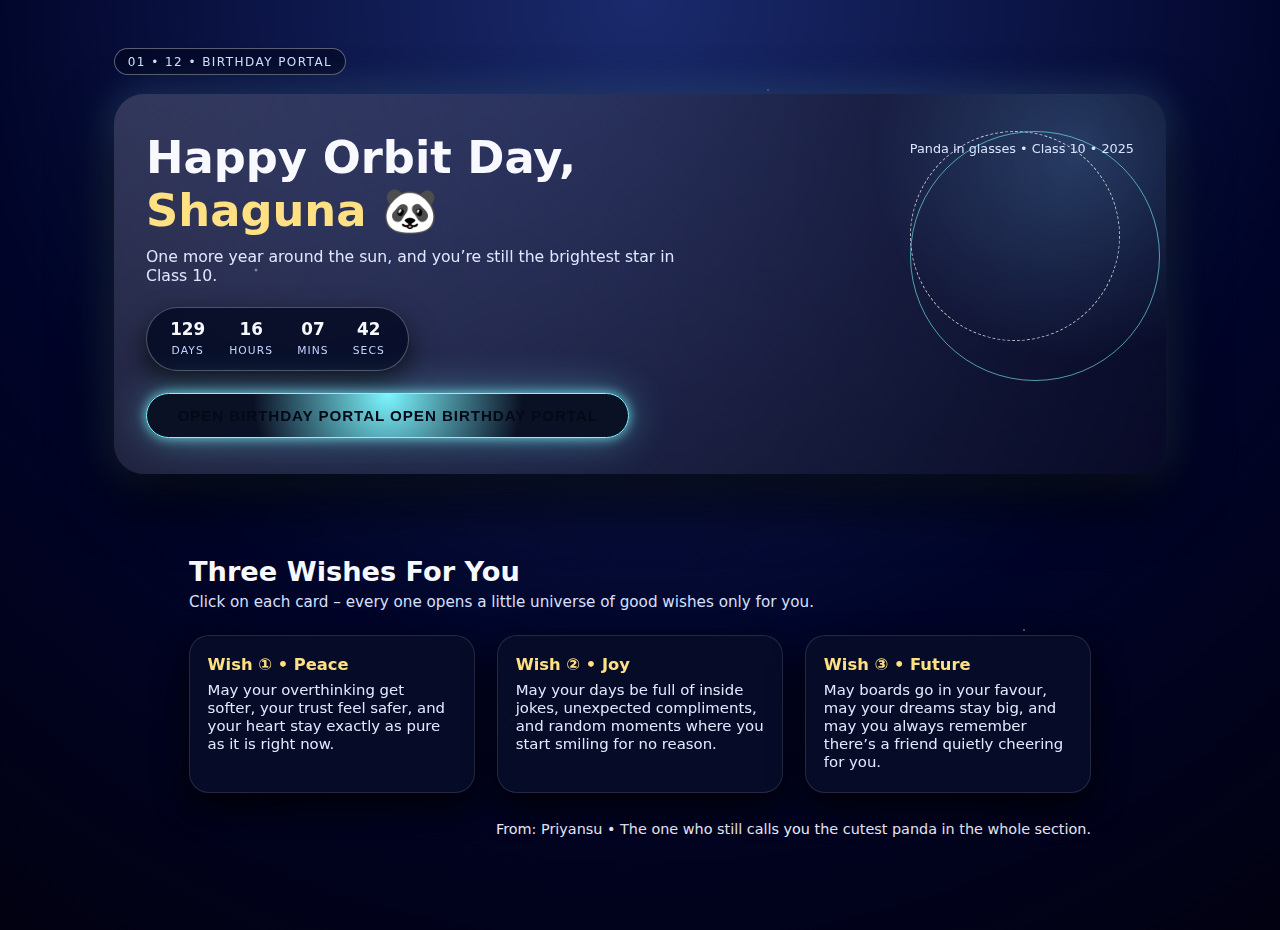
<file: index.html>
<!DOCTYPE html>
<html lang="en">
<head>
  <meta charset="UTF-8" />
  <meta name="viewport" content="width=device-width, initial-scale=1.0" />
  <title>To Shaguna, With Stars ✨</title>
  <!-- Updated CSS link path to be relative -->
  <link rel="stylesheet" href="./PORTAL2.css" />
</head>
<body>
  <div class="stars"></div>
  <div class="stars layer2"></div>

  <header class="portal-hero">
    <div class="badge">01 • 12 • Birthday Portal</div>

    <div class="portal-card">
      <div class="portal-glow"></div>

      <div class="portal-left">
        <h1>Happy Orbit Day, <span>Shaguna</span> 🐼</h1>
        <p class="subtitle">
          One more year around the sun, and you’re still the brightest star in Class 10.
        </p>

        <div class="mini-countdown">
          <div class="cd-item">
            <span id="d">00</span><small>Days</small>
          </div>
          <div class="cd-item">
            <span id="h">00</span><small>Hours</small>
          </div>
          <div class="cd-item">
            <span id="m">00</span><small>Mins</small>
          </div>
          <div class="cd-item">
            <span id="s">00</span><small>Secs</small>
          </div>
        </div>
        
        <!-- WRAPPED THE BUTTON IN A LINK TAG -->
        <a href="./birthday.html" class="glow-btn-link"> 
            <button class="glow-btn" id="openWishes">
                Open birthday portal
            </button>
        </a>
      </div>

      <div class="portal-right">
        <div class= "shagun 4(2).jpg" alt="Shaguna smiling">
          <span class="ring ring-1"></span>
          <span class="ring ring-2"></span>
        </div>
        <p class="small-note">Panda in glasses • Class 10 • 2025</p>
      </div>
    </div>
  </header>

  <main class="wishes-section" id="wishes">
    <h2>Three Wishes For You</h2>
    <p class="wishes-intro">
      Click on each card – every one opens a little universe of good wishes only for you.
    </p>

    <div class="wish-grid">
      <article class="wish-card">
        <h3>Wish ① • Peace</h3>
        <p>
          May your overthinking get softer, your trust feel safer, and your heart stay
          exactly as pure as it is right now.
        </p>
      </article>

      <article class="wish-card">
        <h3>Wish ② • Joy</h3>
        <p>
          May your days be full of inside jokes, unexpected compliments, and random
          moments where you start smiling for no reason.
        </p>
      </article>

      <article class="wish-card">
        <h3>Wish ③ • Future</h3>
        <p>
          May boards go in your favour, may your dreams stay big, and may you always
          remember there’s a friend quietly cheering for you.
        </p>
      </article>
    </div>

    <p class="signature">
      From: Priyansu • The one who still calls you the cutest panda in the whole section.
    </p>
  </main>

  <footer>
    
  </footer>

  <div id="confetti-layer"></div>

  <!-- Updated JS link path to be relative -->
  <script src="./portal.js"></script>
</body>
</html>
</file>
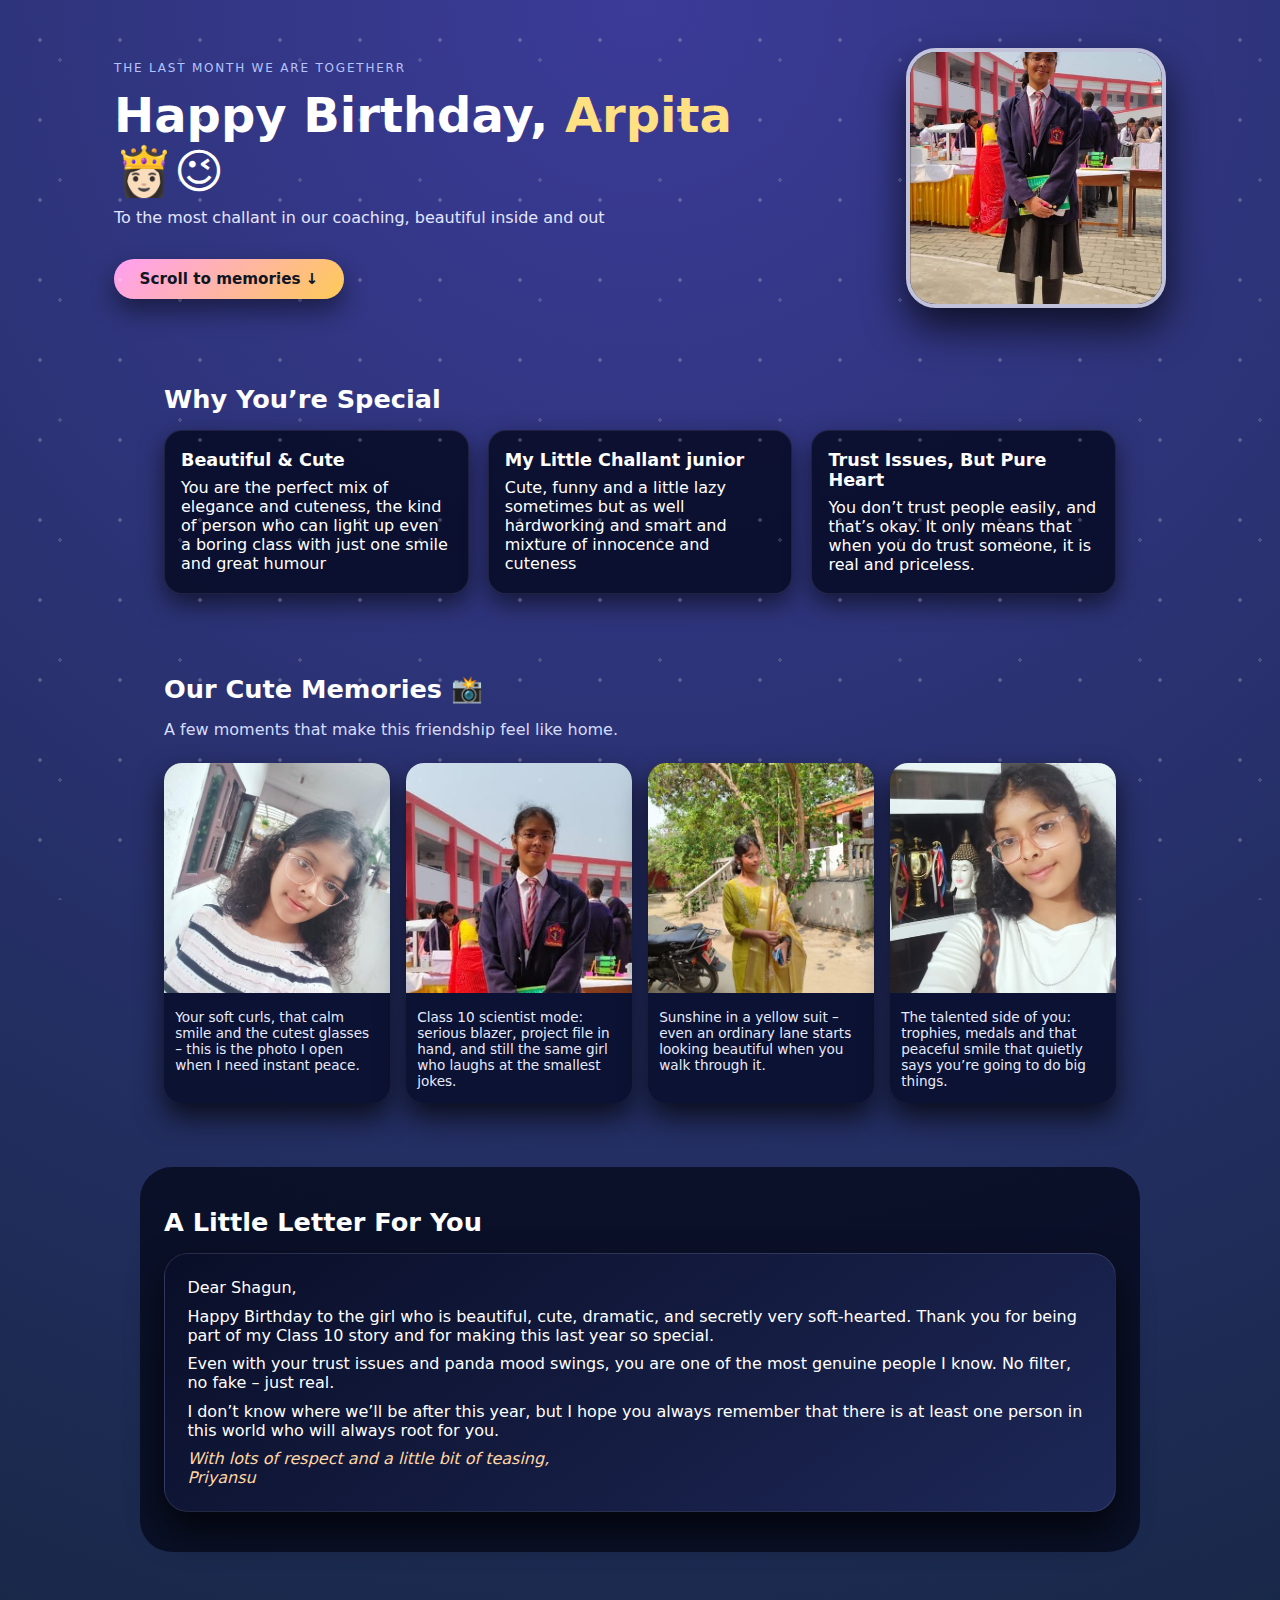
<file: birthday.html>
<!DOCTYPE html>
<html lang="en">
<head>
  <meta charset="UTF-8" />
  <meta name="viewport" content="width=device-width, initial-scale=1.0" />
  <title>Happy Birthday Arpita 🎂</title>
  <link rel="stylesheet" href="style.css" />
</head>
<body>
  <div class="background-decor"></div>

  <header class="hero">
    <div class="hero-text">
      <p class="tiny-tag"> the last month we are togetherr</p>
      <h1>Happy Birthday, <span class="highlight">Arpita </span> 👸🏻😉</h1>
      <p class="subtitle">
        To the most challant in our coaching, beautiful inside and out
      </p>

      <!-- Countdown removed, only button kept -->
      <a href="#gallery" class="btn-primary">Scroll to memories ↓</a>
    </div>

    <div class="hero-photo">
 <!-- Replace with her main photo -->
      <img src= "shagun 4.jpg" alt="Birthday girl photo">
      
    </div>
  </header>

  <main>
    <!-- Section 1: About Her -->
    <section class="section" id="about">
      <h2>Why You’re Special</h2>
      <div class="cards">
        <div class="card">
          <h3>Beautiful &amp; Cute</h3>
          <p>
            You are the perfect mix of elegance and cuteness, the kind of person
            who can light up even a boring class with just one smile and great humour
          </p>
        </div>
        <div class="card">
          <h3>My Little Challant junior </h3>
          <p>
            Cute, funny and a little lazy sometimes but as well hardworking and smart and mixture of innocence and cuteness
          </p>
        </div>
        <div class="card">
          <h3>Trust Issues, But Pure Heart</h3>
          <p>
            You don’t trust people easily, and that’s okay. It only means that
            when you do trust someone, it is real and priceless.
          </p>
        </div>
      </div>
    </section>

  <!-- Section 3: Photo Gallery -->
<section class="section" id="gallery">
  <h2>Our Cute Memories 📸</h2>
  <p class="section-intro">
    A few moments that make this friendship feel like home.
  </p>

  <div class="gallery">
    <!-- 1. Sweater selfie (sahgun-3.jpg / sahgun-3-Copy.jpg) -->
    <figure class="gallery-item">
      <img src="sahgun 3.jpg" alt="Shagun selfie in sweater">
      <figcaption>
        Your soft curls, that calm smile and the cutest glasses – this is the photo I open when I need instant peace.
      </figcaption>
    </figure>

    <!-- 2. School uniform, exhibition day (shagun-4-2.jpg) -->
    <figure class="gallery-item">
      <img src="shagun 4(2).jpg" alt="Shagun in school uniform">
      <figcaption>
        Class 10 scientist mode: serious blazer, project file in hand, and still the same girl who laughs at the smallest jokes.
      </figcaption>
    </figure>

    <!-- 3. Yellow suit, outdoor (shagun 2.jpg) -->
    <figure class="gallery-item">
      <img src="shagun 2.jpg" alt="Shagun in yellow dress">
      <figcaption>
        Sunshine in a yellow suit – even an ordinary lane starts looking beautiful when you walk through it.
      </figcaption>
    </figure>

    <!-- 4. Trophy & Buddha shelf (shagun-1-2.jpg) -->
    <figure class="gallery-item">
      <img src="shagun 1(2).jpg" alt="Shagun with trophies">
      <figcaption>
        The talented side of you: trophies, medals and that peaceful smile that quietly says you’re going to do big things.
      </figcaption>
    </figure>
  </div>
</section>


    <!-- Section 4: Main Birthday Message -->
    <section class="section section-alt" id="message">
      <h2>A Little Letter For You</h2>
      <div class="message-card">
        <p>Dear Shagun,</p>
        <p>
          Happy Birthday to the girl who is beautiful, cute, dramatic, and
          secretly very soft-hearted. Thank you for being part of my Class 10
          story and for making this last year so special.
        </p>
        <p>
          Even with your trust issues and panda mood swings, you are one of
          the most genuine people I know. No filter, no fake – just real.
        </p>
        <p>
          I don’t know where we’ll be after this year, but I hope you always
          remember that there is at least one person in this world who will
          always root for you.
        </p>
<p class="shayari">
  
</p>



        <p class="signature">
          With lots of respect and a little bit of teasing,<br>
          Priyansu
        </p>
      </div>
    </section>
  </main>

  <footer>
 
  </footer>
</body>
</html>
</file>
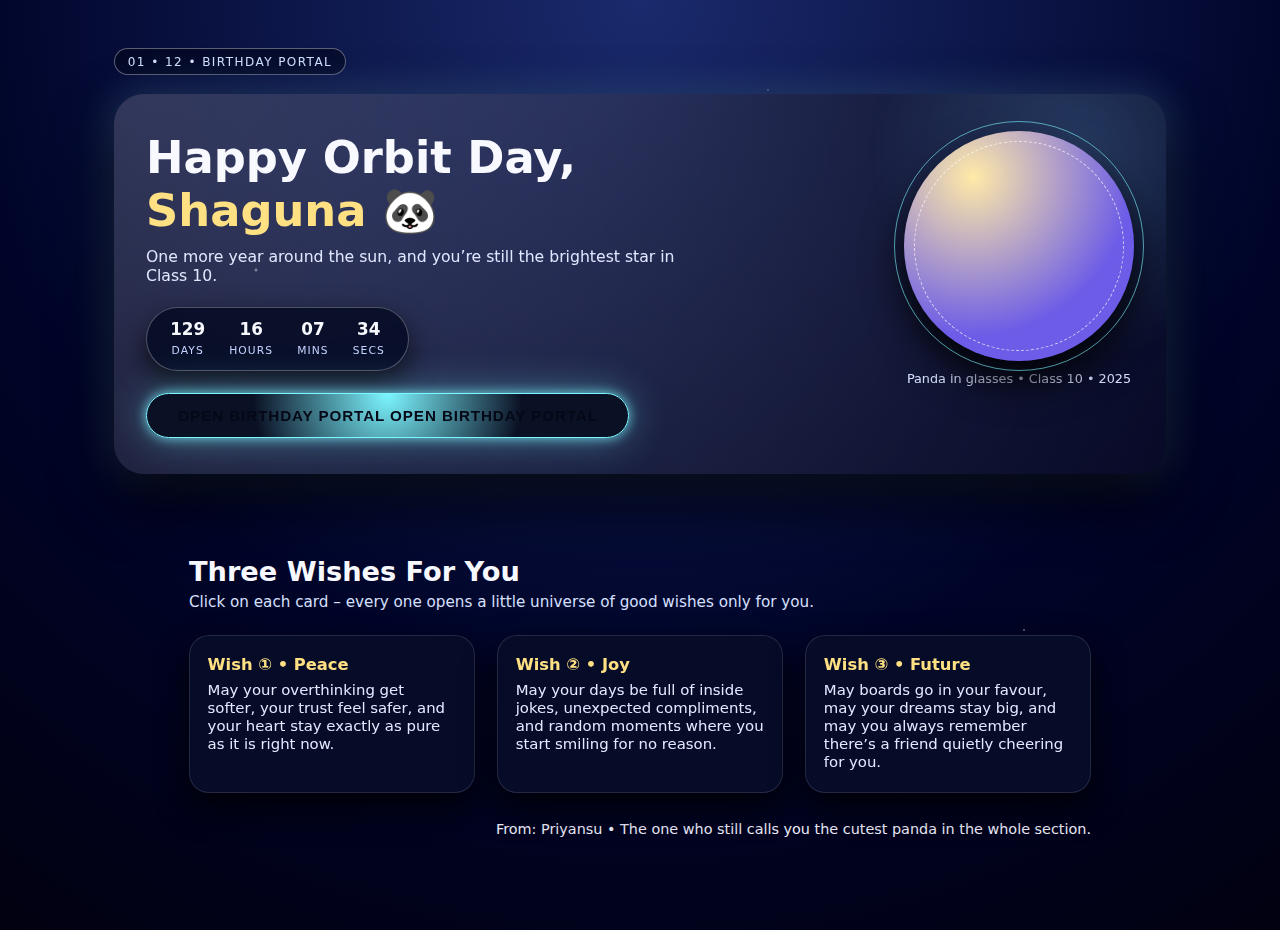
<file: INDEX1.html>
<!DOCTYPE html>
<html lang="en">
<head>
  <meta charset="UTF-8" />
  <meta name="viewport" content="width=device-width, initial-scale=1.0" />
  <title>To Shaguna, With Stars ✨</title>
  <link rel="stylesheet" href="PORTAL2.css" />
</head>
<body>
  <div class="stars"></div>
  <div class="stars layer2"></div>

  <header class="portal-hero">
    <div class="badge">01 • 12 • Birthday Portal</div>

    <div class="portal-card">
      <div class="portal-glow"></div>

      <div class="portal-left">
        <h1>Happy Orbit Day, <span>Shaguna</span> 🐼</h1>
        <p class="subtitle">
          One more year around the sun, and you’re still the brightest star in Class 10.
        </p>

        <div class="mini-countdown">
          <div class="cd-item">
            <span id="d">00</span><small>Days</small>
          </div>
          <div class="cd-item">
            <span id="h">00</span><small>Hours</small>
          </div>
          <div class="cd-item">
            <span id="m">00</span><small>Mins</small>
          </div>
          <div class="cd-item">
            <span id="s">00</span><small>Secs</small>
          </div>
        </div>

        <button class="glow-btn" id="openWishes">
          Open birthday portal
        </button>
      </div>

      <div class="portal-right">
        <div class="photo-orbit".jpg" alt="Shaguna smiling">
          <span class="ring ring-1"></span>
          <span class="ring ring-2"></span>
        </div>
        <p class="small-note">Panda in glasses • Class 10 • 2025</p>
      </div>
    </div>
  </header>

  <main class="wishes-section" id="wishes">
    <h2>Three Wishes For You</h2>
    <p class="wishes-intro">
      Click on each card – every one opens a little universe of good wishes only for you.
    </p>

    <div class="wish-grid">
      <article class="wish-card">
        <h3>Wish ① • Peace</h3>
        <p>
          May your overthinking get softer, your trust feel safer, and your heart stay
          exactly as pure as it is right now.
        </p>
      </article>

      <article class="wish-card">
        <h3>Wish ② • Joy</h3>
        <p>
          May your days be full of inside jokes, unexpected compliments, and random
          moments where you start smiling for no reason.
        </p>
      </article>

      <article class="wish-card">
        <h3>Wish ③ • Future</h3>
        <p>
          May boards go in your favour, may your dreams stay big, and may you always
          remember there’s a friend quietly cheering for you.
        </p>
      </article>
    </div>

    <p class="signature">
      From: Priyansu • The one who still calls you the cutest panda in the whole section.
    </p>
  </main>

  <footer>
    
  </footer>

  <div id="confetti-layer"></div>

  <script src="portal.js"></script>
</body>
</html>
</file>
<file: PORTAL2.css>
*,
*::before,
*::after {
  box-sizing: border-box;
  margin: 0;
  padding: 0;
}

body {
  min-height: 100vh;
  font-family: system-ui, -apple-system, BlinkMacSystemFont, "Segoe UI", sans-serif;
  color: #f8f9ff;
  background: radial-gradient(circle at top, #1a2a6c, #000428 60%, #020111);
  overflow-x: hidden;
}

/* Star field background */
.stars, .stars.layer2 {
  position: fixed;
  inset: 0;
  pointer-events: none;
  background-image:
    radial-gradient(2px 2px at 20% 30%, #ffffffaa, transparent),
    radial-gradient(1.5px 1.5px at 80% 70%, #ffffff88, transparent),
    radial-gradient(1.3px 1.3px at 60% 10%, #ffffff66, transparent),
    radial-gradient(1.7px 1.7px at 40% 80%, #ffffffaa, transparent);
  opacity: 0.8;
  animation: twinkle 16s linear infinite;
}

.stars.layer2 {
  animation-duration: 26s;
  opacity: 0.5;
}

@keyframes twinkle {
  0%, 100% { transform: translateY(0); }
  50% { transform: translateY(-20px); }
}

/* Hero portal */

.portal-hero {
  max-width: 1100px;
  margin: 0 auto;
  padding: 3rem 1.5rem 1rem;
}

.badge {
  display: inline-block;
  padding: 0.35rem 0.8rem;
  border-radius: 999px;
  border: 1px solid rgba(255,255,255,0.35);
  font-size: 0.75rem;
  letter-spacing: 0.12em;
  text-transform: uppercase;
  color: #d3e2ff;
  margin-bottom: 1.2rem;
  backdrop-filter: blur(8px);
  background: rgba(3, 7, 30, 0.6);
}

.portal-card {
  position: relative;
  display: flex;
  flex-wrap: wrap;
  justify-content: space-between;
  gap: 2.5rem;
  padding: 2.3rem 2rem;
  border-radius: 30px;
  background: radial-gradient(circle at top left, rgba(255,255,255,0.18), rgba(9,12,40,0.85));
  box-shadow:
    0 24px 60px rgba(0,0,0,0.85),
    0 0 40px rgba(120, 191, 255, 0.3);
  overflow: hidden;
}

.portal-glow {
  position: absolute;
  width: 420px;
  height: 420px;
  background: radial-gradient(circle, rgba(120,191,255,0.35), transparent 70%);
  filter: blur(4px);
  top: -150px;
  right: -120px;
  opacity: 0.7;
  pointer-events: none;
}

.portal-left {
  max-width: 540px;
  position: relative;
  z-index: 1;
}

.portal-left h1 {
  font-size: clamp(2.1rem, 4vw, 2.8rem);
  margin-bottom: 0.6rem;
}

.portal-left h1 span {
  color: #ffe082;
}

.subtitle {
  font-size: 0.98rem;
  color: #e1e7ff;
  margin-bottom: 1.4rem;
}

/* Mini countdown */

.mini-countdown {
  display: inline-flex;
  padding: 0.6rem 0.9rem;
  border-radius: 999px;
  background: rgba(5, 10, 35, 0.85);
  border: 1px solid rgba(255,255,255,0.28);
  box-shadow: 0 12px 28px rgba(0,0,0,0.7);
  backdrop-filter: blur(12px);
  margin-bottom: 1.2rem;
  gap: 0.4rem;
}

.cd-item {
  text-align: center;
  padding: 0.1rem 0.55rem;
}

.cd-item span {
  display: block;
  font-weight: 700;
  font-size: 1.05rem;
}

.cd-item small {
  font-size: 0.67rem;
  letter-spacing: 0.1em;
  text-transform: uppercase;
  color: #c4d2ff;
}

/* Neon button */

.glow-btn {
  margin-top: 0.2rem;
  padding: 0.8rem 1.9rem;
  border-radius: 999px;
  border: 1px solid #7cf6ff;
  background: radial-gradient(circle at top, #7cf6ff 0, #0b1125 55%);
  color: #050816;
  font-weight: 600;
  font-size: 0.95rem;
  letter-spacing: 0.06em;
  text-transform: uppercase;
  cursor: pointer;
  position: relative;
  overflow: hidden;
  box-shadow:
    0 0 12px rgba(124,246,255,0.8),
    0 0 40px rgba(124,246,255,0.4);
  transition: transform 0.18s ease, box-shadow 0.18s ease;
}

.glow-btn::before {
  content: "";
  position: absolute;
  inset: -40%;
  background: conic-gradient(from 120deg,
    #7cf6ff,
    #feca57,
    #ff9ff3,
    #7cf6ff);
  opacity: 0;
  transition: opacity 0.25s ease;
  animation: spin 3.5s linear infinite;
}

.glow-btn::after {
  content: "Open birthday portal";
  position: relative;
  z-index: 1;
}

.glow-btn:hover {
  transform: translateY(-2px);
  box-shadow:
    0 0 20px rgba(124,246,255,0.9),
    0 0 60px rgba(124,246,255,0.6);
}

.glow-btn:hover::before {
  opacity: 1;
}

@keyframes spin {
  to { transform: rotate(360deg); }
}

/* Photo orbit */

.portal-right {
  position: relative;
  z-index: 1;
  min-width: 220px;
}

.photo-orbit {
  position: relative;
  width: 230px;
  height: 230px;
  border-radius: 999px;
  display: grid;
  place-items: center;
  background: radial-gradient(circle at 30% 20%, #ffeaa7, #6c5ce7 65%);
  box-shadow: 0 20px 40px rgba(0,0,0,0.9);
}

.photo-orbit img {
  width: 170px;
  height: 170px;
  border-radius: 999px;
  object-fit: cover;
  border: 4px solid rgba(255,255,255,0.85);
}

.ring {
  position: absolute;
  border-radius: 50%;
  border: 1px dashed rgba(255,255,255,0.7);
  animation: orbit 14s linear infinite;
}

.ring-1 {
  width: 210px;
  height: 210px;
}

.ring-2 {
  width: 250px;
  height: 250px;
  animation-duration: 22s;
  border-style: solid;
  border-color: rgba(124,246,255,0.6);
}

@keyframes orbit {
  to { transform: rotate(360deg); }
}

.small-note {
  font-size: 0.8rem;
  color: #d9e3ff;
  margin-top: 0.6rem;
  text-align: center;
}

/* Wishes section */

.wishes-section {
  max-width: 950px;
  margin: 1.8rem auto 0;
  padding: 2.3rem 1.5rem 3rem;
}

.wishes-section h2 {
  font-size: 1.7rem;
  margin-bottom: 0.4rem;
}

.wishes-intro {
  color: #d7e0ff;
  font-size: 0.95rem;
  margin-bottom: 1.5rem;
}

.wish-grid {
  display: grid;
  grid-template-columns: repeat(auto-fit, minmax(230px, 1fr));
  gap: 1.4rem;
}

.wish-card {
  position: relative;
  padding: 1.2rem 1.1rem 1.3rem;
  border-radius: 20px;
  background: rgba(7, 12, 40, 0.92);
  border: 1px solid rgba(255,255,255,0.12);
  box-shadow: 0 14px 32px rgba(0,0,0,0.8);
  transform: translateY(0);
  transition: transform 0.18s ease, box-shadow 0.18s ease, border-color 0.18s ease;
  overflow: hidden;
}

.wish-card::before {
  content: "";
  position: absolute;
  inset: -40%;
  background: radial-gradient(circle at top, rgba(255,255,255,0.18), transparent 60%);
  opacity: 0;
  transition: opacity 0.25s ease;
}

.wish-card:hover {
  transform: translateY(-6px);
  box-shadow: 0 20px 40px rgba(0,0,0,0.9);
  border-color: rgba(255,232,130,0.9);
}

.wish-card:hover::before {
  opacity: 1;
}

.wish-card h3 {
  font-size: 1.02rem;
  margin-bottom: 0.4rem;
  color: #ffe082;
}

.wish-card p {
  font-size: 0.93rem;
  color: #e4e8ff;
}

.signature {
  margin-top: 1.8rem;
  font-size: 0.9rem;
  color: #f1f1ff;
  text-align: right;
}

/* Footer */

footer {
  text-align: center;
  padding: 1rem 1.5rem 1.8rem;
  font-size: 0.8rem;
  color: #cfd7ff;
}

/* Confetti */

#confetti-layer {
  position: fixed;
  inset: 0;
  pointer-events: none;
  overflow: hidden;
}

.confetti-bit {
  position: absolute;
  width: 8px;
  height: 14px;
  background: #ff7675;
  opacity: 0.85;
  animation: fall 3.2s linear forwards;
}

.confetti-bit:nth-child(3n)  { background: #ffeaa7; }
.confetti-bit:nth-child(4n)  { background: #74b9ff; }
.confetti-bit:nth-child(5n)  { background: #55efc4; }
.confetti-bit:nth-child(7n)  { background: #fd79a8; }

@keyframes fall {
  0%   { transform: translate3d(0,-100%,0) rotateZ(0deg); }
  100% { transform: translate3d(0,120vh,0) rotateZ(360deg); }
}

/* Responsive */

@media (max-width: 780px) {
  .portal-card {
    padding: 1.7rem 1.4rem;
  }
  .portal-card {
    flex-direction: column-reverse;
    align-items: center;
  }
  .portal-left {
    text-align: center;
  }
  .mini-countdown {
    justify-content: center;
  }
}
</file>
<file: style.css>
* {
  margin: 0;
  padding: 0;
  box-sizing: border-box;
  font-family: system-ui, -apple-system, BlinkMacSystemFont, "Segoe UI", sans-serif;
}

body {
  background: radial-gradient(circle at top, #3b3b98, #182848);
  color: #fff;
  min-height: 100vh;
  overflow-x: hidden;
}

/* Subtle floating squares (background) */
.background-decor::before,
.background-decor::after {
  content: "";
  position: fixed;
  inset: 0;
  pointer-events: none;
  background-image:
    radial-gradient(circle, rgba(255,255,255,0.3) 2px, transparent 2px),
    radial-gradient(circle, rgba(255,255,255,0.2) 2px, transparent 2px);
  background-size: 80px 80px, 120px 120px;
  animation: floatBg 20s linear infinite;
  opacity: 0.4;
}

@keyframes floatBg {
  0% { transform: translateY(0); }
  100% { transform: translateY(-80px); }
}

/* Hero */

.hero {
  max-width: 1100px;
  margin: 0 auto;
  padding: 3rem 1.5rem 2rem;
  display: flex;
  align-items: center;
  justify-content: space-between;
  gap: 3rem;
}

.hero-text {
  max-width: 620px;
}

.tiny-tag {
  text-transform: uppercase;
  letter-spacing: 0.15em;
  font-size: 0.75rem;
  color: #b4c5ff;
  margin-bottom: 0.75rem;
}

.highlight {
  color: #ffe082;
}

h1 {
  font-size: clamp(2.2rem, 4vw, 3rem);
  margin-bottom: 0.5rem;
}

.subtitle {
  font-size: 1rem;
  color: #e3e6ff;
  margin-bottom: 1.5rem;
}

/* Countdown circles */

.countdown-box {
  background: rgba(10, 15, 40, 0.8);
  border-radius: 18px;
  padding: 1.5rem 1.25rem;
  box-shadow: 0 18px 40px rgba(0, 0, 0, 0.45);
  backdrop-filter: blur(16px);
  margin-bottom: 1.5rem;
}

.countdown-title {
  font-size: 0.95rem;
  margin-bottom: 1rem;
  color: #d0d6ff;
}

.countdown-circles {
  display: flex;
  flex-wrap: wrap;
  gap: 1rem;
}

.circle {
  position: relative;
  width: 110px;
  height: 110px;
}

.circle svg {
  width: 110px;
  height: 110px;
  transform: rotate(-90deg);
}

.circle svg circle {
  fill: none;
  stroke-width: 8;
  stroke-linecap: round;
}

.circle svg circle:first-child {
  stroke: rgba(255, 255, 255, 0.12);
}

#days-circle   { stroke: #ff9f43; }
#hours-circle  { stroke: #1dd1a1; }
#minutes-circle{ stroke: #54a0ff; }
#seconds-circle{ stroke: #ff6b6b; }

.time {
  position: absolute;
  inset: 0;
  display: flex;
  flex-direction: column;
  justify-content: center;
  align-items: center;
}

.time span {
  font-size: 1.4rem;
  font-weight: 700;
}

.time small {
  font-size: 0.75rem;
  text-transform: uppercase;
  letter-spacing: 0.12em;
  color: #c2c8ff;
}

/* Button */

.btn-primary {
  display: inline-block;
  margin-top: 0.5rem;
  padding: 0.7rem 1.6rem;
  border-radius: 999px;
  background: linear-gradient(135deg, #ff9ff3, #feca57);
  color: #101522;
  text-decoration: none;
  font-weight: 600;
  font-size: 0.95rem;
  box-shadow: 0 12px 25px rgba(0,0,0,0.45);
  transition: transform 0.15s ease, box-shadow 0.15s ease;
}

.btn-primary:hover {
  transform: translateY(-2px);
  box-shadow: 0 18px 30px rgba(0,0,0,0.55);
}

/* Hero photo */

.hero-photo img {
  width: 260px;
  height: 260px;
  object-fit: cover;
  border-radius: 30px;
  box-shadow: 0 20px 40px rgba(0,0,0,0.7);
  border: 4px solid rgba(255,255,255,0.7);
}

/* Sections */

.section {
  max-width: 1000px;
  margin: 0 auto;
  padding: 2.5rem 1.5rem;
}

.section-alt {
  background: rgba(7, 12, 32, 0.85);
  border-radius: 32px;
  margin-top: 1.5rem;
}

.section h2 {
  font-size: 1.6rem;
  margin-bottom: 1rem;
}

.section-intro {
  color: #d6ddff;
  margin-bottom: 1.5rem;
}

/* Cards */

.cards {
  display: grid;
  grid-template-columns: repeat(auto-fit, minmax(230px, 1fr));
  gap: 1.2rem;
}

.card {
  background: rgba(9, 12, 40, 0.9);
  border-radius: 18px;
  padding: 1.2rem 1rem;
  border: 1px solid rgba(255,255,255,0.08);
  box-shadow: 0 10px 25px rgba(0,0,0,0.55);
}

.card h3 {
  margin-bottom: 0.5rem;
  font-size: 1.1rem;
}

/* Timeline */

.timeline {
  display: grid;
  gap: 1.1rem;
}

.timeline-item {
  background: rgba(12, 18, 50, 0.9);
  padding: 1rem 1rem;
  border-radius: 14px;
  border-left: 4px solid #feca57;
}

.timeline-item:nth-child(2) {
  border-left-color: #54a0ff;
}

.timeline-item:nth-child(3) {
  border-left-color: #1dd1a1;
}

.tag {
  display: inline-block;
  font-size: 0.7rem;
  padding: 0.2rem 0.5rem;
  border-radius: 999px;
  background: rgba(255,255,255,0.08);
  margin-bottom: 0.2rem;
}

/* Gallery */

.gallery {
  display: grid;
  grid-template-columns: repeat(auto-fit, minmax(180px, 1fr));
  gap: 1rem;
}

.gallery-item {
  background: rgba(10, 16, 45, 0.9);
  border-radius: 18px;
  overflow: hidden;
  box-shadow: 0 14px 28px rgba(0,0,0,0.7);
}

.gallery-item img {
  width: 100%;
  height: 230px;         /* a bit taller so full body fits better */
  object-fit: cover;
  object-position: center top;  /* focus more on the upper part */
}


.gallery-item figcaption {
  padding: 0.7rem 0.7rem 0.9rem;
  font-size: 0.85rem;
  color: #e6ebff;
}

/* Letter */

.message-card {
  background: linear-gradient(145deg, rgba(10,15,40,0.95), rgba(31,42,90,0.95));
  border-radius: 24px;
  padding: 1.5rem 1.4rem;
  box-shadow: 0 18px 35px rgba(0,0,0,0.7);
  border: 1px solid rgba(255,255,255,0.1);
}

.message-card p + p {
  margin-top: 0.6rem;
}

.signature {
  margin-top: 1rem;
  font-style: italic;
  color: #ffd6a5;
}

/* Footer */

footer {
  text-align: center;
  padding: 1.5rem 0 2.2rem;
  font-size: 0.8rem;
  color: #d3d6ff;
}

/* Confetti */

#confetti-container {
  position: fixed;
  inset: 0;
  overflow: hidden;
  pointer-events: none;
}

.confetti {
  position: absolute;
  width: 8px;
  height: 14px;
  background: #ff9f43;
  opacity: 0.9;
  transform: translate3d(0, -100%, 0) rotate(0deg);
  animation: fall 3s linear forwards;
}

.confetti:nth-child(3n)  { background: #ff6b6b; }
.confetti:nth-child(4n)  { background: #1dd1a1; }
.confetti:nth-child(5n)  { background: #54a0ff; }
.confetti:nth-child(7n)  { background: #f368e0; }

@keyframes fall {
  0% {
    transform: translate3d(0, -100%, 0) rotateZ(0deg);
  }
  100% {
    transform: translate3d(0, 120vh, 0) rotateZ(360deg);
  }
}

/* Responsive */

@media (max-width: 780px) {
  .hero {
    flex-direction: column-reverse;
    text-align: center;
  }
  .hero-photo img {
    width: 220px;
    height: 220px;
  }
  .countdown-circles {
    justify-content: center;
  }
}
</file>
